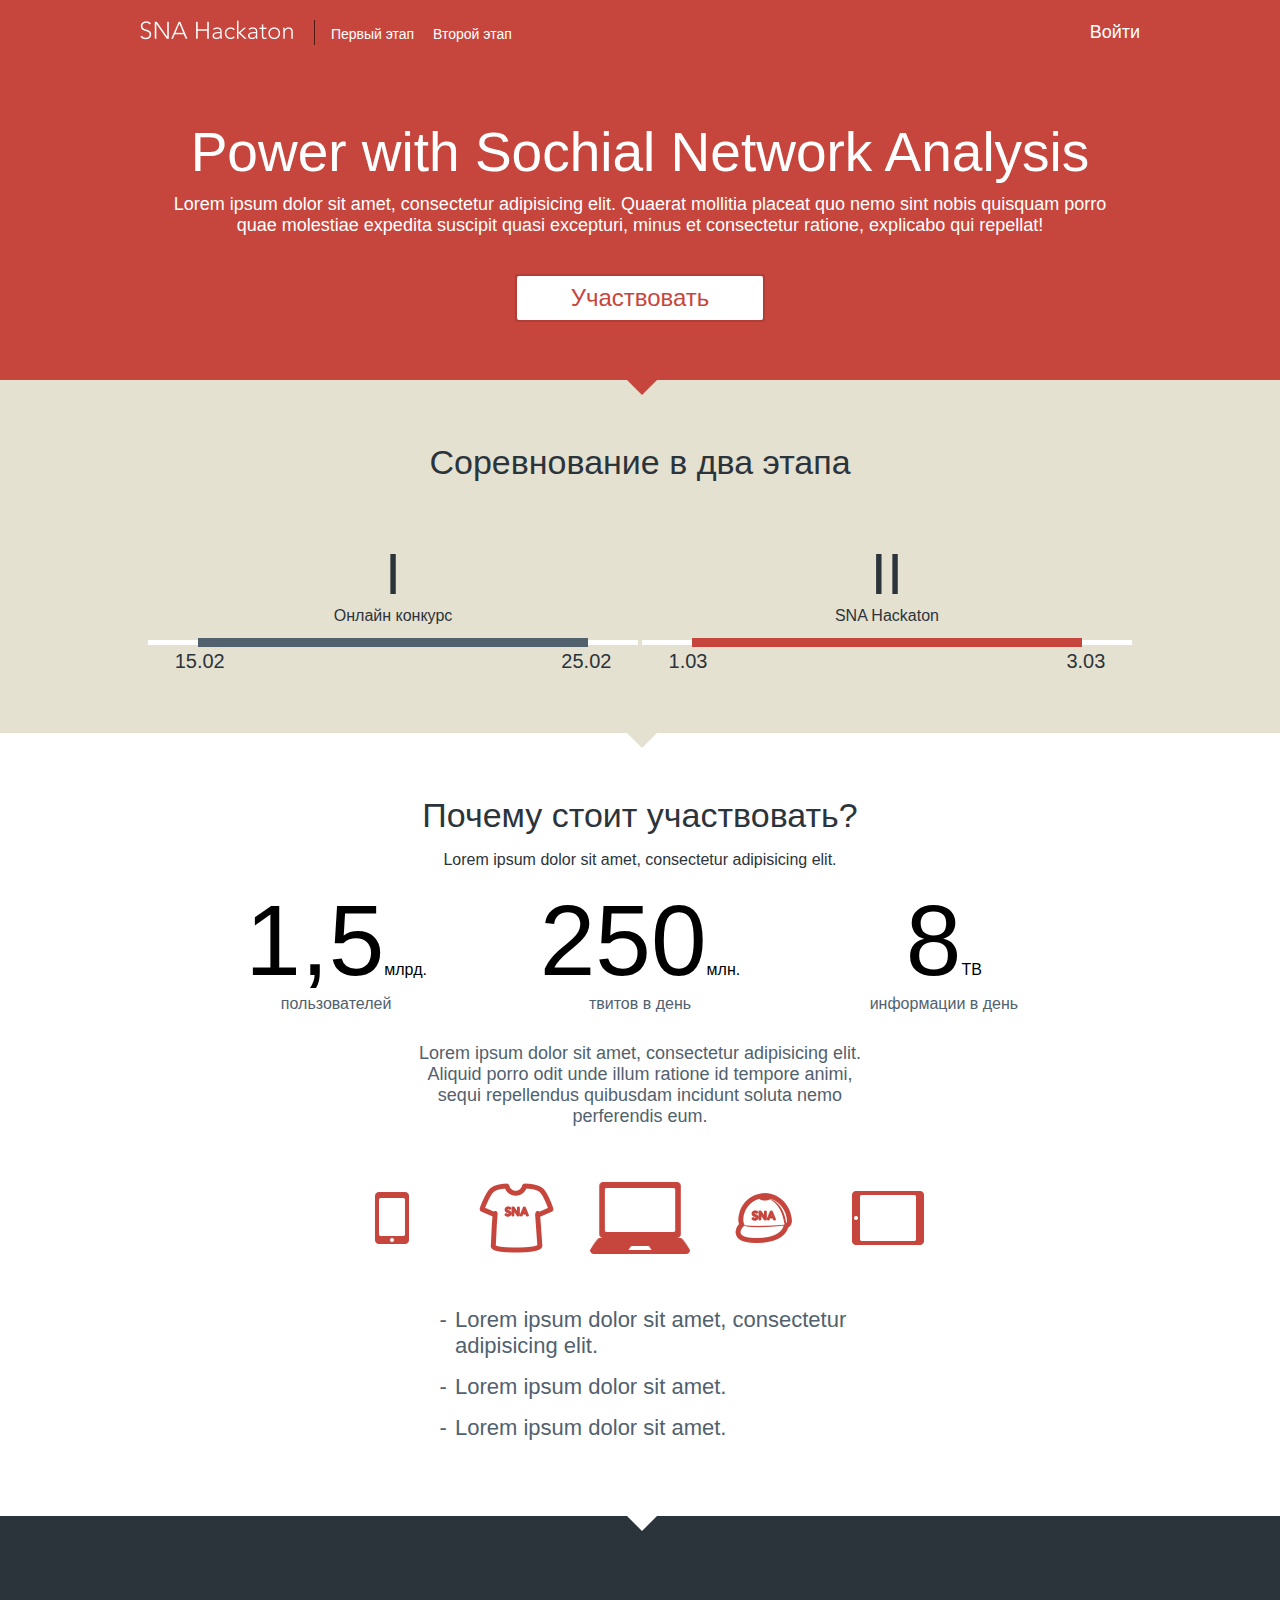
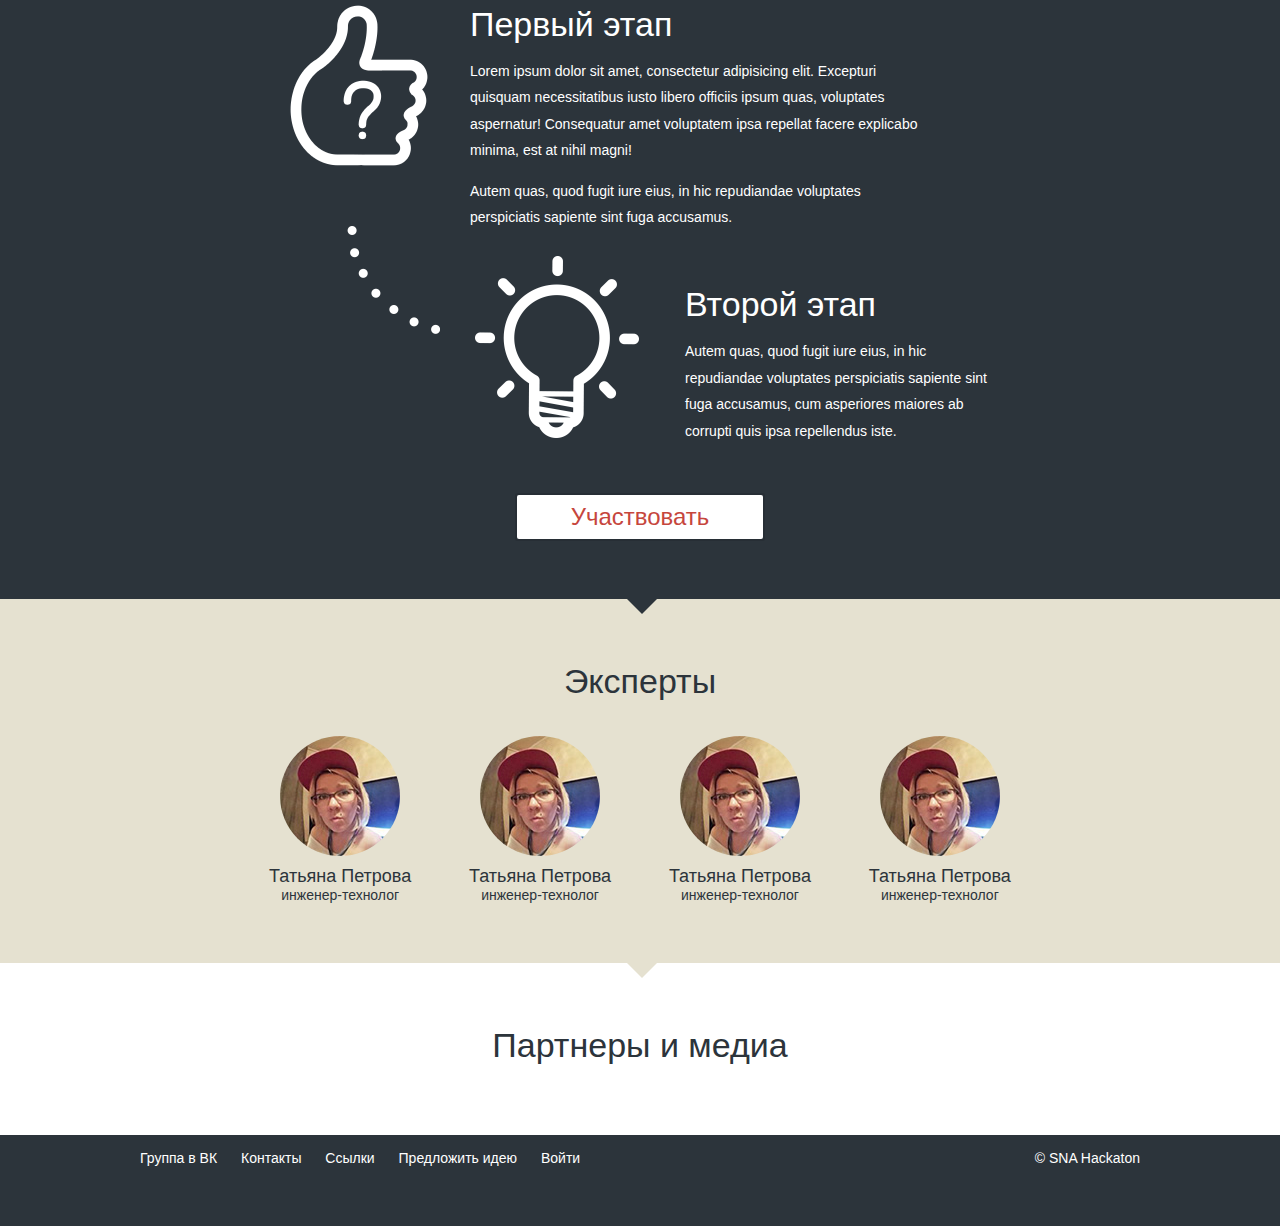
<file: index.html>
<!DOCTYPE html>
<html lang="zxx">
<head>
	<meta charset="UTF-8">
	<title>Document css/index.min.html</title>
	<link rel="stylesheet" href="css/main.min.css">
	<!--[if lt IE 9]>
  <script src="libs/html5shiv.min.js"></script>
  <![endif]-->
</head>
<body>
	<div class="container">
		<div class="header">
			<div class="layout">
				<div class="logo">
					SNA Hackaton
				</div>
				<div class="nav">
					<ul class="nav_ul">
						<li class="nav_i"><a href="#">Первый этап</a></li>
						<li class="nav_i"><a href="#">Второй этап</a></li>
					</ul>
				</div>
				<div class="header_right">
					<a href="#777" class="header_action">Войти</a>
				</div>
			</div>
		</div>
		<div class="pro-main">
			<section class="pro-main_i intro">
				<div class="layout">
					<h1 class="h1">Power with Sochial Network Analysis</h1>
					<div class="intro_txt">Lorem ipsum dolor sit amet, consectetur adipisicing elit. Quaerat mollitia placeat quo nemo sint nobis quisquam porro<br> quae molestiae expedita suscipit quasi excepturi, minus et consectetur ratione, explicabo qui repellat!
					</div>
					<div class="intro_action">
						<a href="#777" class="button">Участвовать</a>
					</div>
				</div>
			</section>
			<section class="pro-main_i dates">
				<div class="layout">
					<h2 class="h2">Соревнование в два этапа</h2>
					<div class="dates_scheme">
						<div class="dates_scheme_i">
							<div class="dates_part">
								<div class="dates_part_num">I</div>
								Онлайн конкурс
							</div>
							<div class="dates_diagram">
								<span class="dates_diagram_i">15.02</span>
								<span class="dates_diagram_i">25.02</span>
							</div>
						</div>
						<div class="dates_scheme_i">
							<div class="dates_part">
								<div class="dates_part_num">II</div>
								SNA Hackaton
							</div>
							<div class="dates_diagram __style">
								<span class="dates_diagram_i">1.03</span>
								<span class="dates_diagram_i">3.03</span>
							</div>
						</div>
					</div>
				</div>
			</section>
			<section class="pro-main_i why">
				<div class="layout">
					<h2 class="h2">Почему стоит участвовать?</h2>
					<p class="why_intro">Lorem ipsum dolor sit amet, consectetur adipisicing elit.</p>
					<div class="why_stats">
						<div class="why_stats_i">
							<div class="why_stats_main"><strong class="why_stats_main_hl">1,5</strong>млрд.</div>
							пользователей
						</div>
						<div class="why_stats_i">
							<div class="why_stats_main"><strong class="why_stats_main_hl">250</strong>млн.</div>
							твитов в день
						</div>
						<div class="why_stats_i">
							<div class="why_stats_main"><strong class="why_stats_main_hl">8</strong>TB</div> информации в день
						</div>
						<div class="why_stats_text">
							Lorem ipsum dolor sit amet, consectetur adipisicing elit. Aliquid porro odit unde illum ratione id tempore animi, sequi repellendus quibusdam incidunt soluta nemo perferendis eum.
						</div>
						<div class="why_visual">
							<div class="why_visual_i __1"></div>
							<div class="why_visual_i __2"></div>
							<div class="why_visual_i __3"></div>
							<div class="why_visual_i __4"></div>
							<div class="why_visual_i __5"></div>
						</div>
						<div class="why_ul">
							<div class="why_li">Lorem ipsum dolor sit amet, consectetur adipisicing elit.</div>
							<div class="why_li">Lorem ipsum dolor sit amet.</div>
							<div class="why_li">Lorem ipsum dolor sit amet.</div>
						</div>
					</div>
				</div>
			</section>
			<section class="pro-main_i steps">
				<div class="layout">
					<div class="step_list">
						<div class="steps_i __1">
							<h2 class="h2">Первый этап</h2>
							<p class="steps_text">Lorem ipsum dolor sit amet, consectetur adipisicing elit. Excepturi quisquam necessitatibus iusto libero officiis ipsum quas, voluptates aspernatur! Consequatur amet voluptatem ipsa repellat facere explicabo minima, est at nihil magni!</p><p>Autem quas, quod fugit iure eius, in hic repudiandae voluptates perspiciatis sapiente sint fuga accusamus.
							</p>
						</div>
						<div class="steps_i __2">
							<h2 class="h2">Второй этап</h2>
							<p>Autem quas, quod fugit iure eius, in hic repudiandae voluptates perspiciatis sapiente sint fuga accusamus, cum asperiores maiores ab corrupti quis ipsa repellendus iste.
							</p>
						</div>
					</div>
					<div class="steps_action">
						<a href="#777" class="button">Участвовать</a>
					</div>
				</div>
			</section>
			<section class="pro-main_i experts">
				<h2 class="h2">Эксперты</h2>
				<ul class="experts_ul">
					<li class="experts_li">
						<div class="experts_avatar"><img src="img/stub/user.jpg" alt="Анна Петрова" class="experts_avatar_img"></div>
						<div class="experts_name">Татьяна Петрова</div>
							инженер-технолог
					</li>
					<li class="experts_li">
						<div class="experts_avatar"><img src="img/stub/user.jpg" alt="Анна Петрова" class="experts_avatar_img"></div>
						<div class="experts_name">Татьяна Петрова</div>
							инженер-технолог
					</li>
					<li class="experts_li">
						<div class="experts_avatar"><img src="img/stub/user.jpg" alt="Анна Петрова" class="experts_avatar_img"></div>
						<div class="experts_name">Татьяна Петрова</div>
							инженер-технолог
					</li>
					<li class="experts_li">
						<div class="experts_avatar"><img src="img/stub/user.jpg" alt="Анна Петрова" class="experts_avatar_img"></div>
						<div class="experts_name">Татьяна Петрова</div>
							инженер-технолог
					</li>
				</ul>			
			</section>
			<section class="pro-main_i partners">
				<div class="layout">
					<h2 class="h2">Партнеры и медиа</h2>
				</div>
			</section>
		</div>
		<div class="footer">
			<div class="layout">
				<nav class="footer_nav">
					<ul class="footer_nav_ul">
						<li class="footer_nav_i"><a href="#777">Группа в ВК</a></li>
						<li class="footer_nav_i"><a href="#777">Контакты</a></li>
						<li class="footer_nav_i"><a href="#777">Ссылки</a></li>
						<li class="footer_nav_i"><a href="#777">Предложить идею</a></li>
						<li class="footer_nav_i"><a href="#777">Войти</a></li>
					</ul>
				</nav>
				<div class="footer_copy">
					&copy; SNA Hackaton
				</div>
			</div>
		</div>
	</div>
</body>
</html>
</file>
<file: css/main.min.css>
body,html,ol,ul{margin:0;padding:0}.nav,body{font-family:'Helvetica Neue',Helvetica,Arial,sans-serif}.footer_nav_i,.why_li,ol,ul{list-style:none}*{-webkit-box-sizing:border-box;-moz-box-sizing:border-box;box-sizing:border-box}html{-webkit-text-size-adjust:100%;-ms-text-size-adjust:100%;text-size-adjust:100%}body{height:100%;width:100%;font-size:14px;color:#2c343b;line-height:normal}ol,ul{border:0;font-size:100%;vertical-align:baseline}.h1,.h2{margin-bottom:10px;font-weight:400}a{color:#4e636b;text-decoration:none}.header a,.intro{color:#fff}a:hover{text-decoration:underline}.h1{font-size:55px}.h2{font-size:34px}.header_action,.intro_txt{font-size:18px}.layout{width:1000px;margin:auto}.layout:after{content:".";display:block;height:0;clear:both;visibility:hidden}.button:before,.dates_diagram:before,.nav:before,.pro-main_i:after{content:""}.pro-main{text-align:center}.pro-main_i{position:relative;padding:35px 0 60px}.pro-main_i:after{position:absolute;top:100%;left:50%;border:solid transparent;z-index:1;height:0;width:0;border-top-color:#c6463d;border-width:15px;margin-left:-13px}.pro-main_i:last-child:after{display:none}.button,.logo,.nav,.nav_i{display:inline-block}.nav{padding-left:17px;margin-left:17px;position:relative}.nav:before{position:absolute;left:0;top:0;height:25px;border-left:1px solid #511814}.nav_i{margin-left:15px;line-height:28px}.nav_i:first-child{margin-left:0}.logo{width:153px;height:20px;background:url(../img/logo/logo.png);-webkit-background-size:cover;-moz-background-size:cover;background-size:cover;text-indent:-9999px;vertical-align:top}.header,.intro{background-color:#c6463d}.steps_i,.why_visual_i{background-repeat:no-repeat}.header{padding:20px 0;line-height:25px}.header.pro-main_i:after{border-top-color:#c6463d}.header_right{float:right}.intro{padding-top:15px}.intro_txt{margin:0 0 40px}.button{position:relative;padding:0 54px;-webkit-border-radius:2px;-moz-border-radius:2px;border-radius:2px;background-color:#fff;line-height:44px;font-size:24px}.button:before{position:absolute;top:-2px;left:-2px;width:100%;height:100%;-webkit-border-radius:2px;-moz-border-radius:2px;border-radius:2px;border:2px solid rgba(0,0,0,.1)}.dates_diagram_i,.dates_scheme_i{width:49%;display:inline-block}.dates{background-color:#e5e1d0}.dates.pro-main_i:after{border-top-color:#e5e1d0}.dates_scheme{margin-top:58px}.dates_part{padding-bottom:15px;font-size:16px}.dates_part_num{font-size:58px}.dates_diagram{position:relative;padding:5px 25px 0;border-top:5px solid #fff;font-size:20px}.why_intro,.why_stats_i{font-size:16px}.dates_diagram:before{position:absolute;top:-7px;left:50px;right:50px;border-top:9px solid #52616e;height:1px}.dates_diagram.__style:before{border-top-color:#c6463d}.dates_diagram_i{text-align:right}.dates_diagram_i:first-child,.step_list,.why_ul{text-align:left}.why.pro-main_i:after{border-top-color:#fff}.why_stats{margin-top:10px;color:#52616e}.why_stats_i{width:30%;display:inline-block}.why_stats_main{color:#000}.why_stats_main_hl{font-size:100px;font-weight:400;line-height:1.1em}.why_stats_text{margin:30px auto 55px;width:460px;font-size:18px}.why_visual_i{display:inline-block;width:12%;height:72px;background-position:50%}.why_visual_i.__1{background-image:url(../img/pic/demo_1.png);-webkit-background-size:34px;-moz-background-size:34px;background-size:34px}.why_visual_i.__2{background-image:url(../img/pic/demo_2.png);-webkit-background-size:75px;-moz-background-size:75px;background-size:75px}.why_visual_i.__3{background-image:url(../img/pic/demo_3.png);-webkit-background-size:100px 72px;-moz-background-size:100px 72px;background-size:100px 72px}.why_visual_i.__4{background-image:url(../img/pic/demo_4.png);-webkit-background-size:57px;-moz-background-size:57px;background-size:57px}.why_visual_i.__5{background-image:url(../img/pic/demo_5.png);-webkit-background-size:72px;-moz-background-size:72px;background-size:72px}.why_ul{width:450px;margin:50px auto 0}.why_li{margin-bottom:15px;margin-left:20px;font-size:22px;padding-left:20px}.why_li:before{position:absolute;content:"- ";margin-left:-.7em}.steps{padding-top:60px;background-color:#2c343b;color:#fff}.steps.pro-main_i:after{border-top-color:#2c343b}.step_list{width:700px;margin:0 auto}.steps_i{min-height:185px;padding-left:180px;line-height:1.9em}.steps_i.__1{background-image:url(../img/step/step_1.png);-webkit-background-size:138px;-moz-background-size:138px;background-size:138px;padding-right:70px}.steps_i.__2{background-image:url(../img/step/step_2.png);-webkit-background-size:164px;-moz-background-size:164px;background-size:164px;margin-left:185px;padding-left:210px;margin-top:25px;padding-top:1px;position:relative}.steps_i.__2:before{content:"";position:absolute;top:-30px;right:100%;margin-right:35px;-webkit-background-size:cover;-moz-background-size:cover;background-size:cover;width:93px;height:108px;background-image:url(../img/step/step_dots.png)}.h2{line-height:normal}.steps_action{margin-top:50px}.button{color:#c6463d}.experts{background-color:#e5e1d0}.experts.pro-main_i:after{border-top-color:#e5e1d0}.experts_ul{margin-top:35px}.experts_li{width:170px;margin:0 13px;display:inline-block}.experts_name{font-size:18px}.experts_avatar{display:inline-block;overflow:hidden;width:120px;height:120px;-webkit-border-radius:50em;-moz-border-radius:50em;border-radius:50em;margin-bottom:7px}.experts_avatar_img{width:100%}.footer{background-color:#2c343b;padding:15px 0 60px}.footer a{color:#fff;display:inline-block}.footer_nav{float:left}.footer_nav_i{display:inline-block;margin-left:20px}.footer_nav_i:first-child{margin-left:0}.footer_copy{float:right;color:#fff}
</file>
